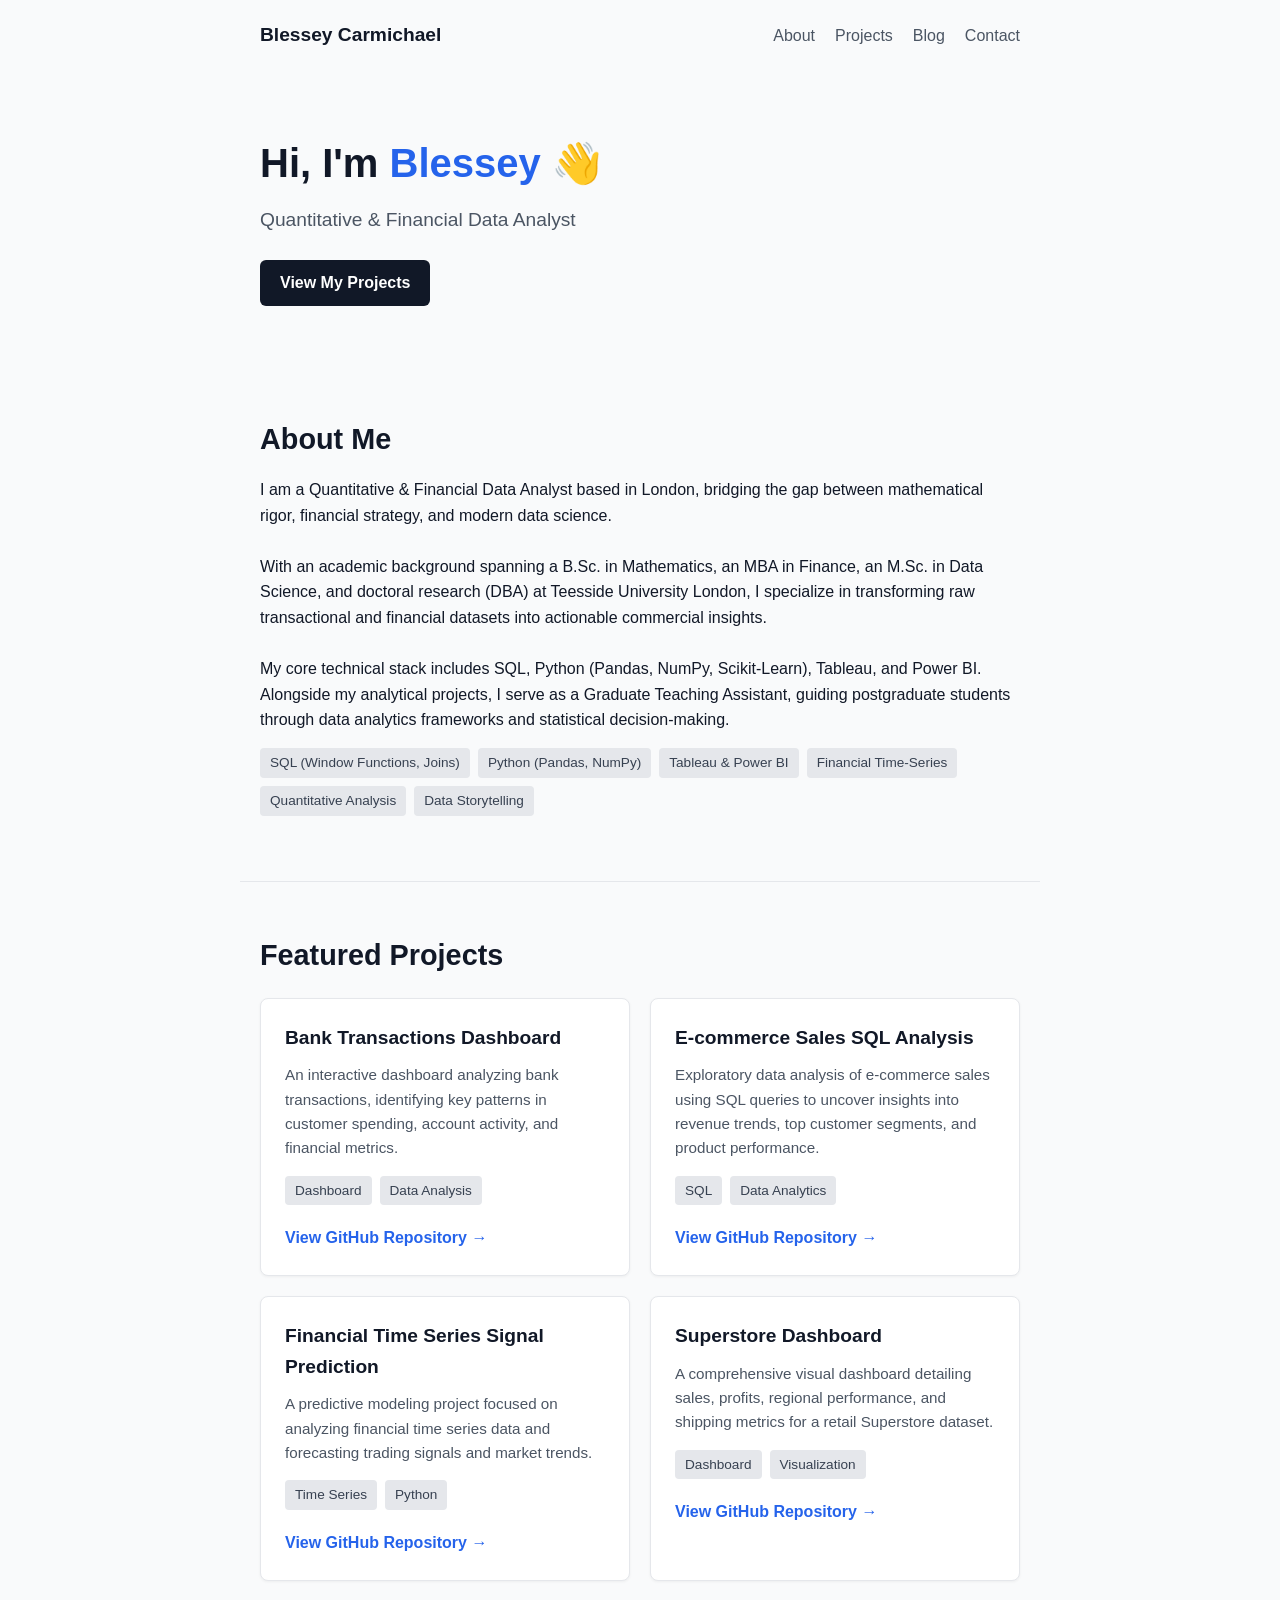
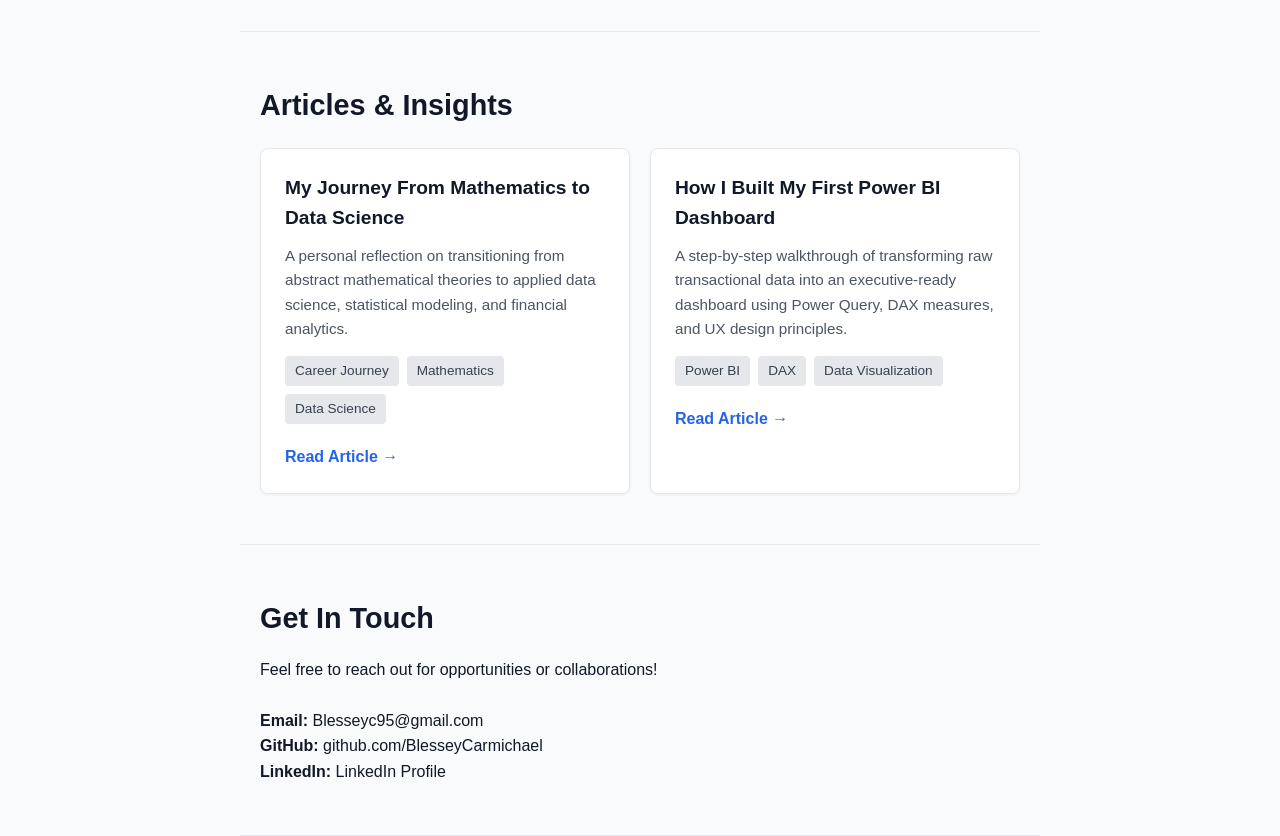
<file: index.html>
<!DOCTYPE html>
<html lang="en">
<head>
  <meta charset="UTF-8">
  <meta name="viewport" content="width=device-width, initial-scale=1.0">
  <title>Blessey Carmichael | Portfolio</title>
  
  <!-- Links your CSS file to style the webpage -->
  <link rel="stylesheet" href="style.css">
</head>
<body>

  <!-- Navigation Bar -->
  <nav class="navbar">
    <div class="logo">Blessey Carmichael</div>
    <ul class="nav-links">
      <li><a href="#about">About</a></li>
      <li><a href="#projects">Projects</a></li>
      <li><a href="#blog">Blog</a></li>
      <li><a href="#contact">Contact</a></li>
    </ul>
  </nav>

  <!-- Hero Section -->
  <header class="hero">
    <h1>Hi, I'm <span class="highlight">Blessey</span> 👋</h1>
    <p class="subtitle">Quantitative & Financial Data Analyst</p>
    <a href="#projects" class="btn">View My Projects</a>
  </header>

  <!-- About Me Section -->
  <section id="about" class="section">
    <h2>About Me</h2>
    <p>
      I am a Quantitative & Financial Data Analyst based in London, bridging the gap between mathematical rigor, financial strategy, and modern data science.
    </p>
    <br>
    <p>
      With an academic background spanning a B.Sc. in Mathematics, an MBA in Finance, an M.Sc. in Data Science, and doctoral research (DBA) at Teesside University London, I specialize in transforming raw transactional and financial datasets into actionable commercial insights.
    </p>
    <br>
    <p>
      My core technical stack includes SQL, Python (Pandas, NumPy, Scikit-Learn), Tableau, and Power BI. Alongside my analytical projects, I serve as a Graduate Teaching Assistant, guiding postgraduate students through data analytics frameworks and statistical decision-making.
    </p>

    <div class="skills">
      <span class="tag">SQL (Window Functions, Joins)</span>
      <span class="tag">Python (Pandas, NumPy)</span>
      <span class="tag">Tableau & Power BI</span>
      <span class="tag">Financial Time-Series</span>
      <span class="tag">Quantitative Analysis</span>
      <span class="tag">Data Storytelling</span>
    </div>
  </section>

  <!-- Projects Section -->
  <section id="projects" class="section">
    <h2>Featured Projects</h2>
    <div class="projects-grid">
      
      <!-- Project 1 -->
      <div class="card">
        <h3>Bank Transactions Dashboard</h3>
        <p>An interactive dashboard analyzing bank transactions, identifying key patterns in customer spending, account activity, and financial metrics.</p>
        <div class="card-tags">
          <span>Dashboard</span>
          <span>Data Analysis</span>
        </div>
        <a href="https://github.com/BlesseyCarmichael/bank-transactions-dashboard" class="card-link" target="_blank">View GitHub Repository →</a>
      </div>

      <!-- Project 2 -->
      <div class="card">
        <h3>E-commerce Sales SQL Analysis</h3>
        <p>Exploratory data analysis of e-commerce sales using SQL queries to uncover insights into revenue trends, top customer segments, and product performance.</p>
        <div class="card-tags">
          <span>SQL</span>
          <span>Data Analytics</span>
        </div>
        <a href="https://github.com/BlesseyCarmichael/ecommerce-sales-sql-analysis" class="card-link" target="_blank">View GitHub Repository →</a>
      </div>

      <!-- Project 3 -->
      <div class="card">
        <h3>Financial Time Series Signal Prediction</h3>
        <p>A predictive modeling project focused on analyzing financial time series data and forecasting trading signals and market trends.</p>
        <div class="card-tags">
          <span>Time Series</span>
          <span>Python</span>
        </div>
        <a href="https://github.com/BlesseyCarmichael/financial-time-series-signal-prediction" class="card-link" target="_blank">View GitHub Repository →</a>
      </div>

      <!-- Project 4 -->
      <div class="card">
        <h3>Superstore Dashboard</h3>
        <p>A comprehensive visual dashboard detailing sales, profits, regional performance, and shipping metrics for a retail Superstore dataset.</p>
        <div class="card-tags">
          <span>Dashboard</span>
          <span>Visualization</span>
        </div>
        <a href="https://github.com/BlesseyCarmichael/Superstore_dashboard" class="card-link" target="_blank">View GitHub Repository →</a>
      </div>

    </div>
  </section>

  <!-- Blog Section -->
  <section id="blog" class="section">
    <h2>Articles & Insights</h2>
    <div class="projects-grid">

      <!-- Blog Post 1 -->
      <div class="card">
        <h3>My Journey From Mathematics to Data Science</h3>
        <p>A personal reflection on transitioning from abstract mathematical theories to applied data science, statistical modeling, and financial analytics.</p>
        <div class="card-tags">
          <span>Career Journey</span>
          <span>Mathematics</span>
          <span>Data Science</span>
        </div>
        <a href="blogs/math-to-data-science.html" class="card-link">Read Article →</a>
      </div>

      <!-- Blog Post 2 -->
      <div class="card">
        <h3>How I Built My First Power BI Dashboard</h3>
        <p>A step-by-step walkthrough of transforming raw transactional data into an executive-ready dashboard using Power Query, DAX measures, and UX design principles.</p>
        <div class="card-tags">
          <span>Power BI</span>
          <span>DAX</span>
          <span>Data Visualization</span>
        </div>
        <a href="blogs/first-powerbi-dashboard.html" class="card-link">Read Article →</a>
      </div>

    </div>
  </section>

  <!-- Contact Section -->
  <section id="contact" class="section">
    <h2>Get In Touch</h2>
    <p>Feel free to reach out for opportunities or collaborations!</p>
    <br>
    <p><strong>Email:</strong> <a href="mailto:Blesseyc95@gmail.com">Blesseyc95@gmail.com</a></p>
    <p><strong>GitHub:</strong> <a href="https://github.com/BlesseyCarmichael" target="_blank">github.com/BlesseyCarmichael</a></p>
    <p><strong>LinkedIn:</strong> <a href="https://linkedin.com/in/blessey-carmichael-prabu-doss" target="_blank">LinkedIn Profile</a></p>
  </section>

</body>
</html>
</file>
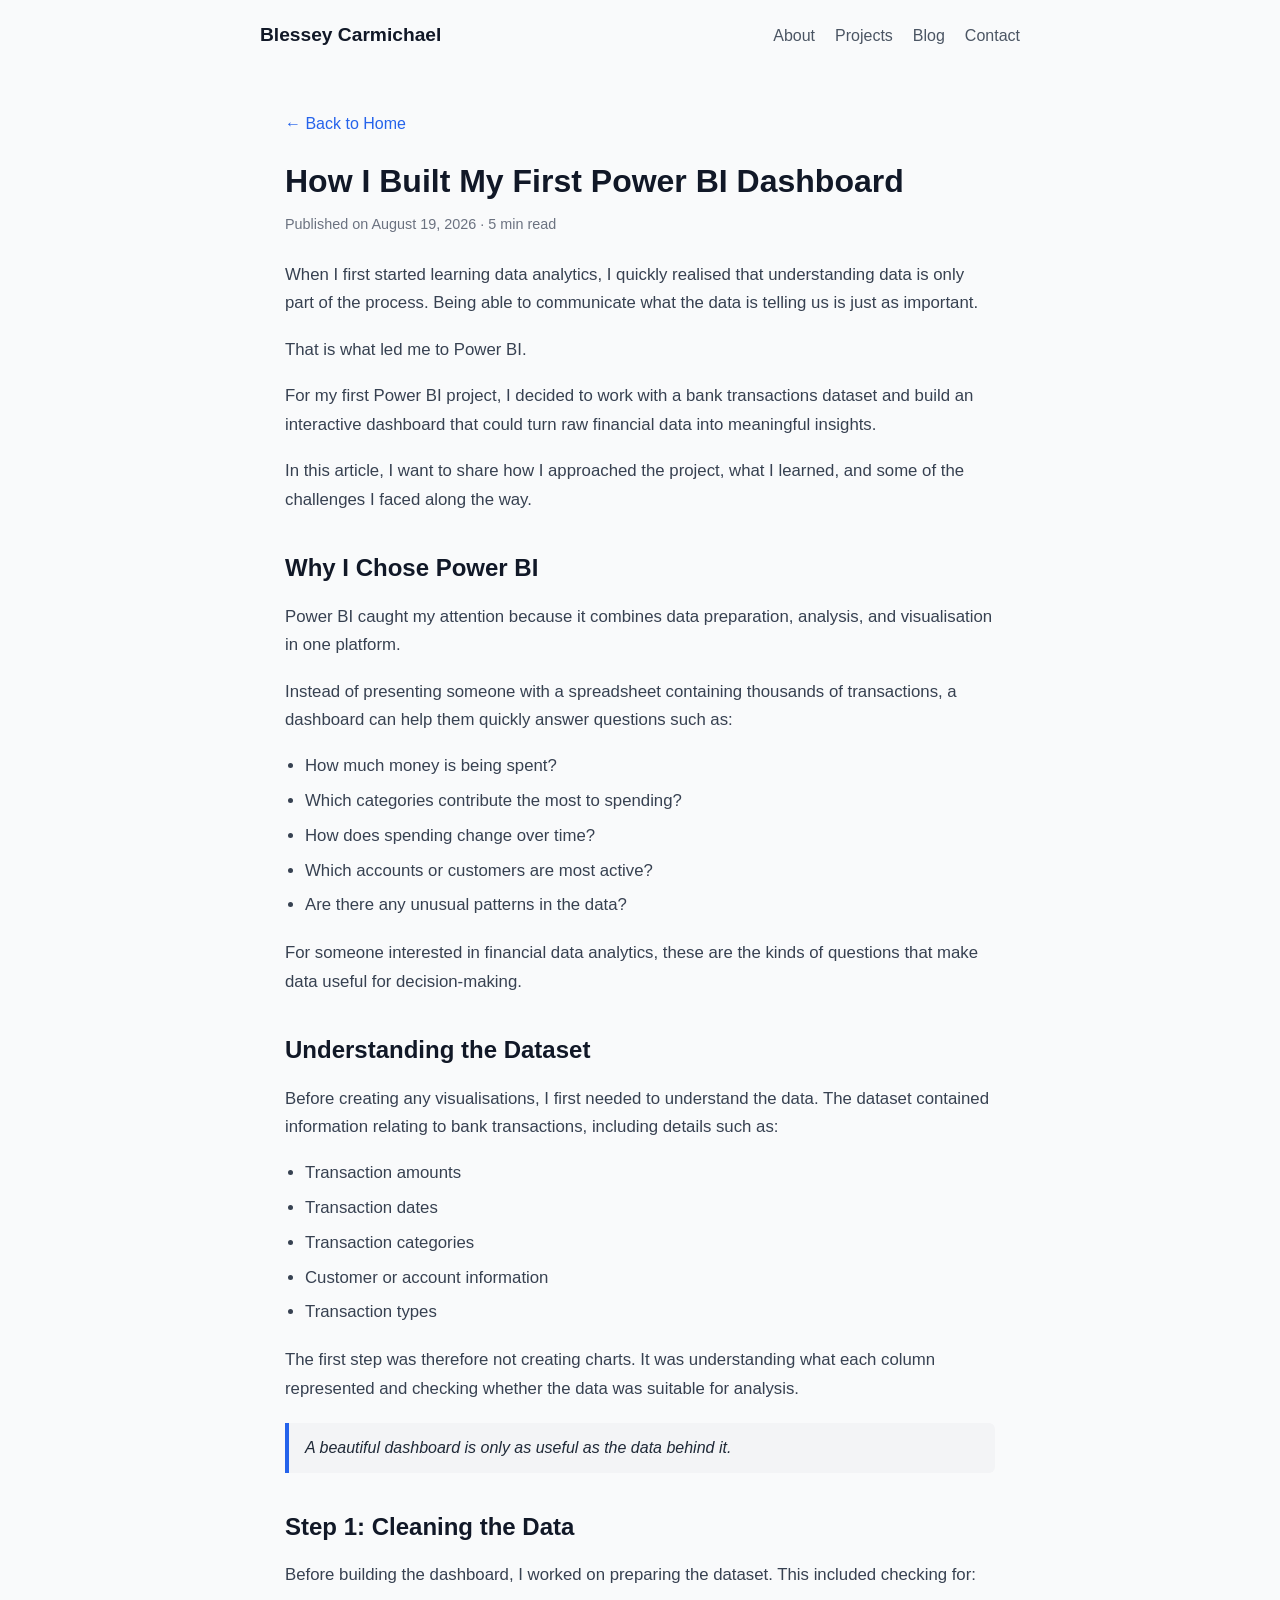
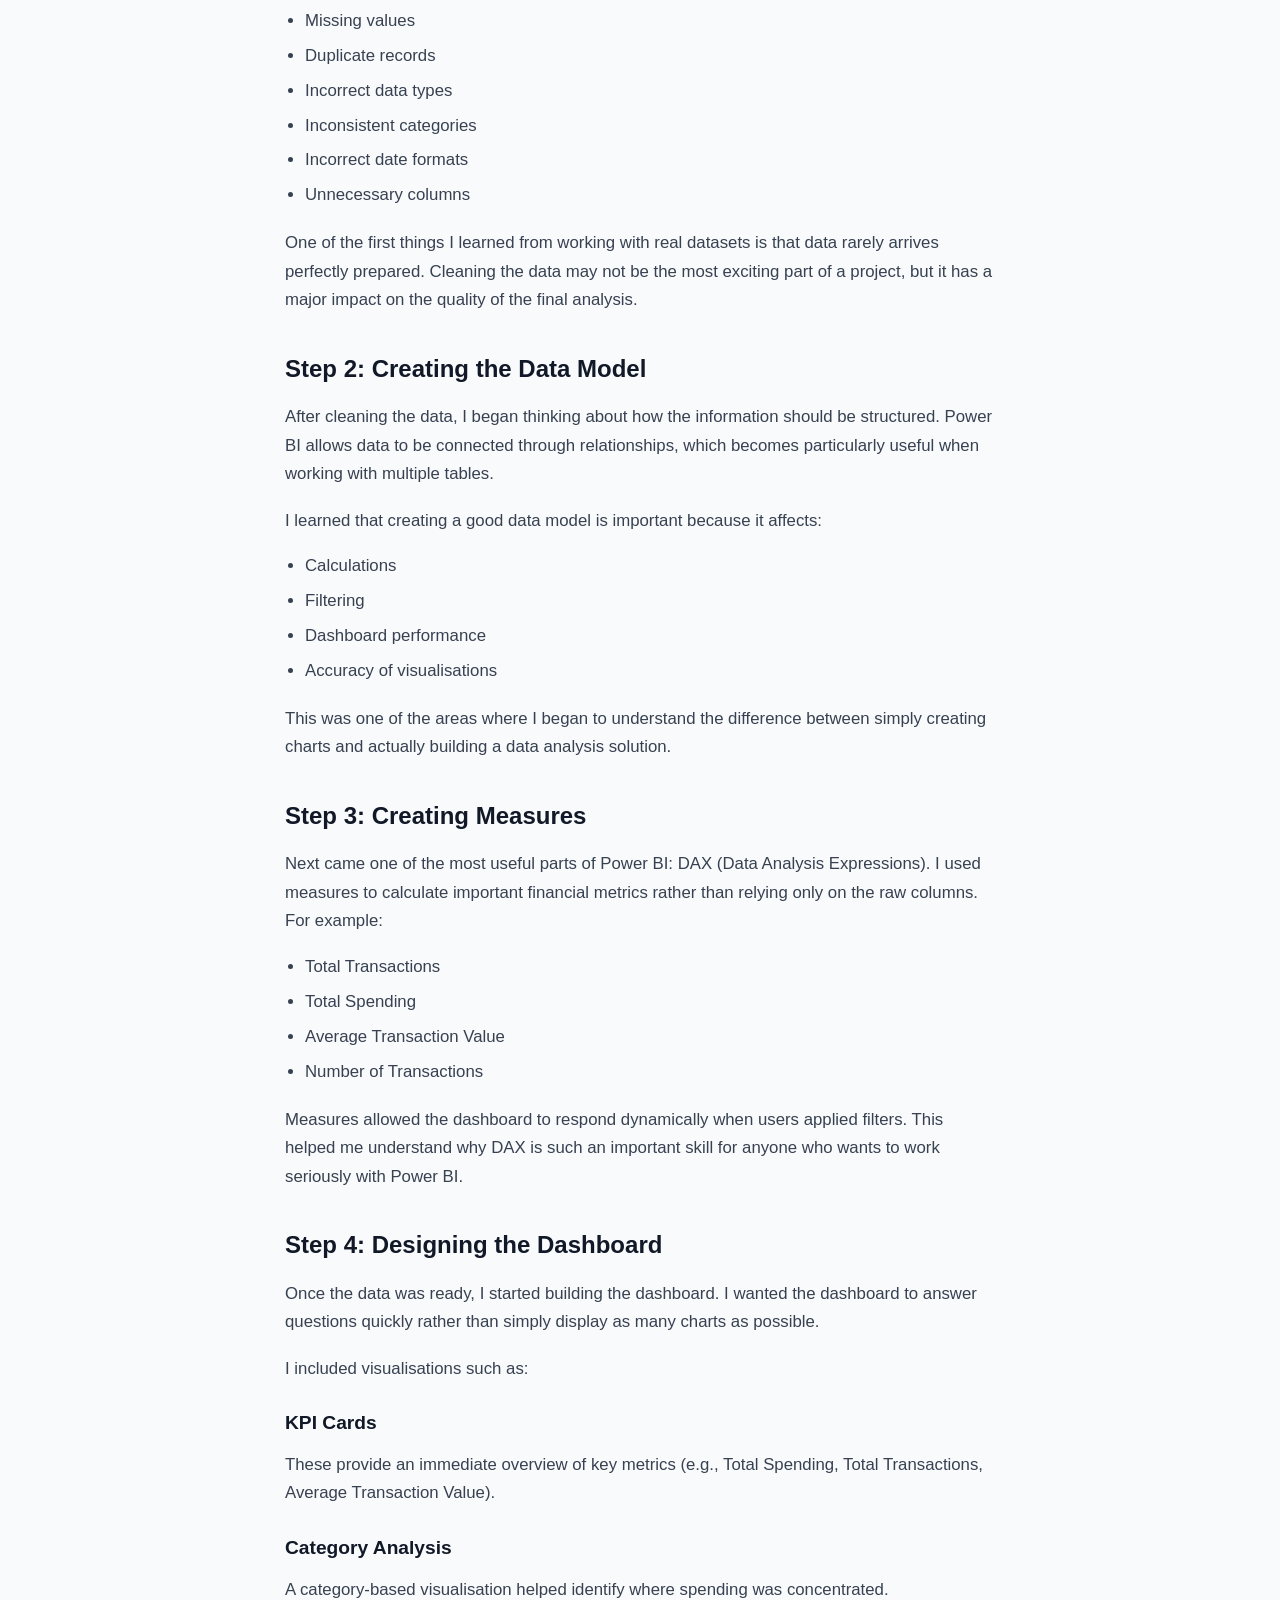
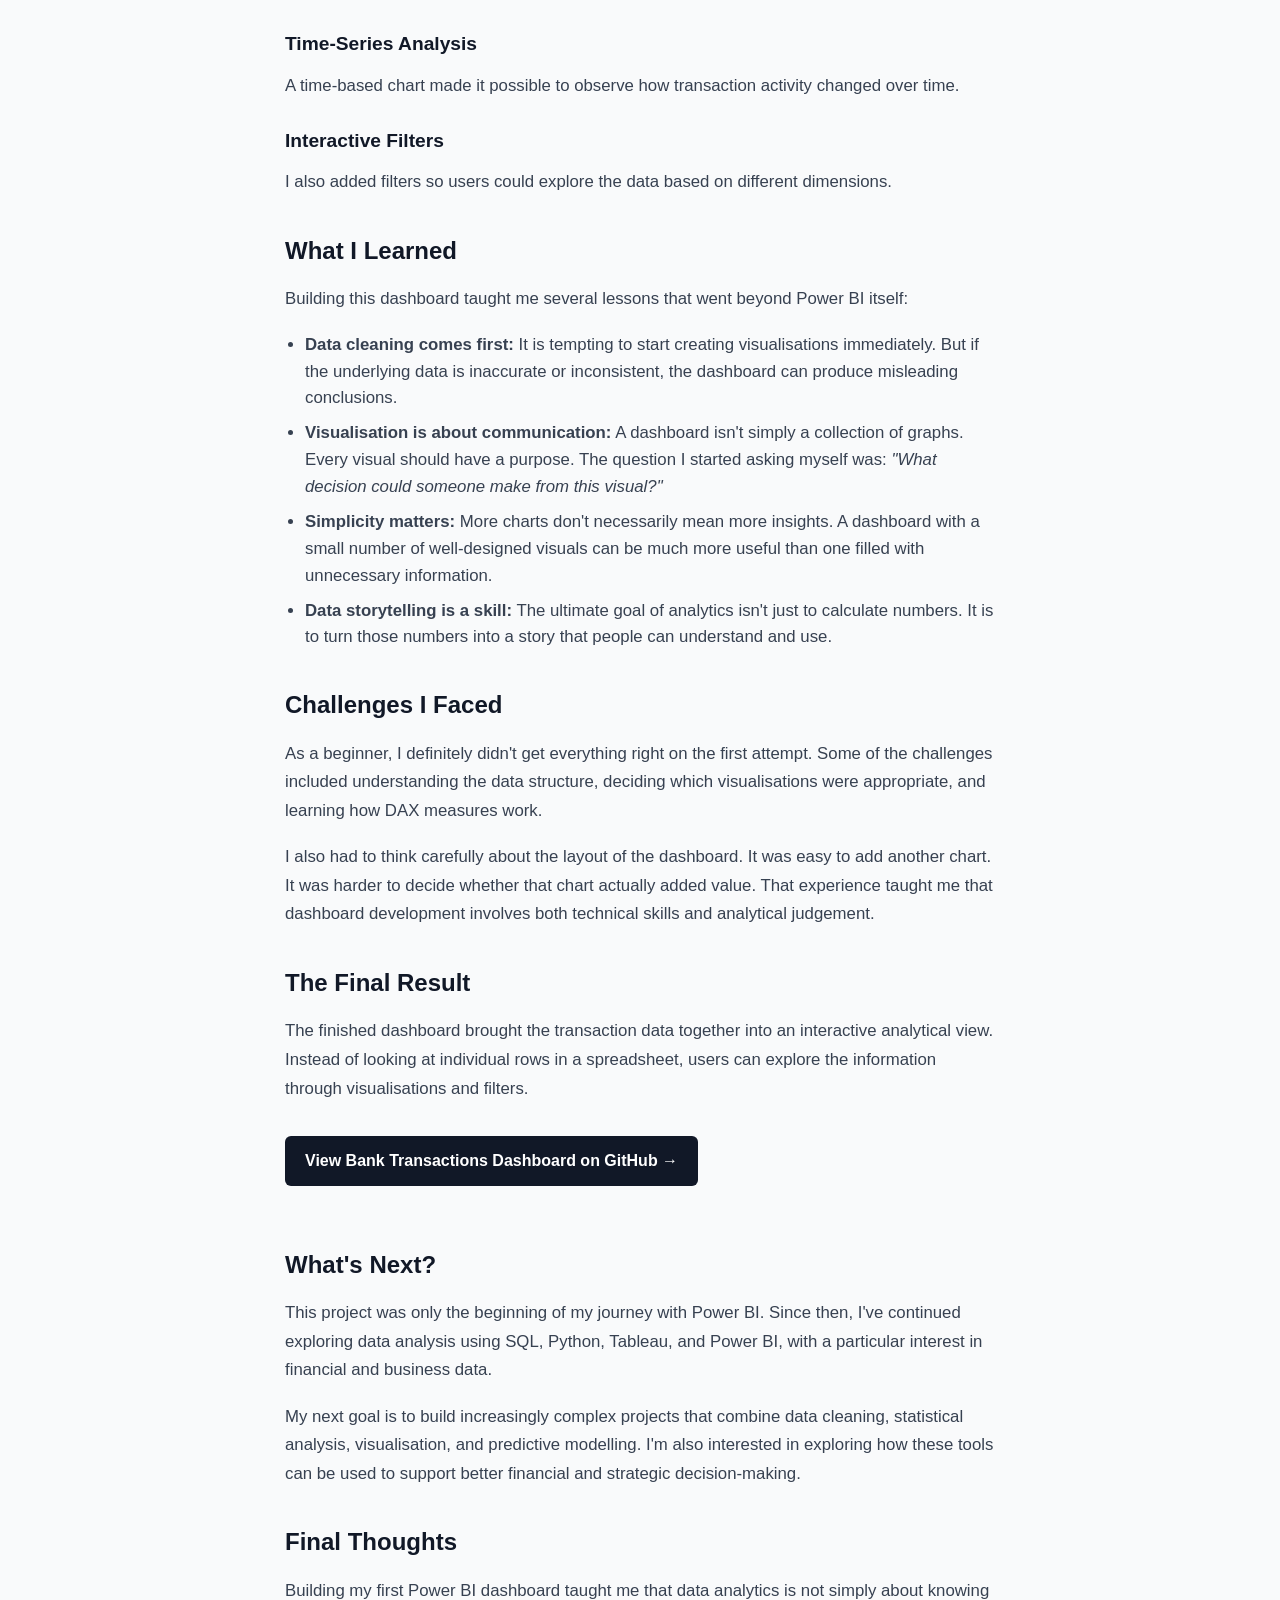
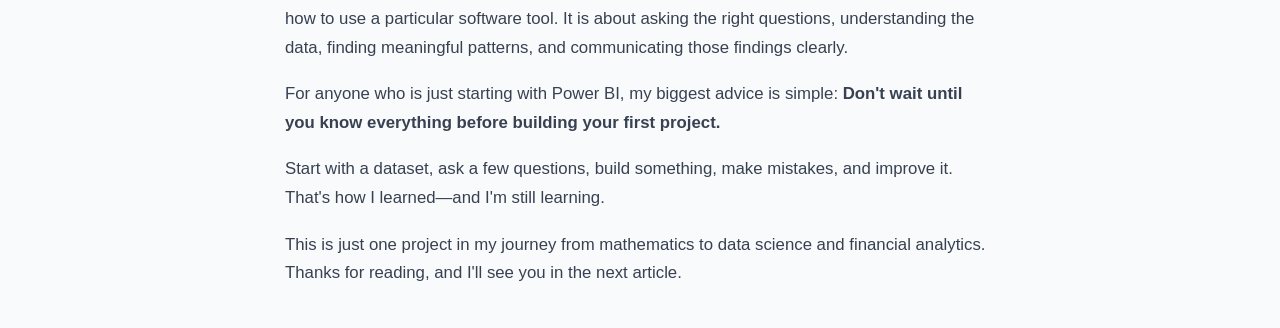
<file: blogs/first-powerbi-dashboard.html>
<!DOCTYPE html>
<html lang="en">
<head>
  <meta charset="UTF-8">
  <meta name="viewport" content="width=device-width, initial-scale=1.0">
  <title>How I Built My First Power BI Dashboard | Blessey Carmichael</title>
  <link rel="stylesheet" href="../style.css">
  <style>
    .blog-container {
      max-width: 750px;
      margin: 40px auto;
      padding: 0 20px;
    }
    .blog-date {
      color: #6b7280;
      font-size: 0.9rem;
      margin-top: 5px;
      margin-bottom: 25px;
    }
    .back-link {
      display: inline-block;
      margin-bottom: 20px;
      color: #2563eb;
      font-weight: 500;
    }
    .blog-content p {
      margin-bottom: 18px;
      font-size: 1.05rem;
      color: #374151;
      line-height: 1.7;
    }
    .blog-content h2 {
      margin-top: 35px;
      margin-bottom: 15px;
      color: #111827;
      font-size: 1.5rem;
    }
    .blog-content h3 {
      margin-top: 25px;
      margin-bottom: 12px;
      color: #111827;
      font-size: 1.2rem;
    }
    .blog-content ul {
      margin-bottom: 20px;
      padding-left: 20px;
      color: #374151;
    }
    .blog-content li {
      margin-bottom: 8px;
      font-size: 1.05rem;
      line-height: 1.6;
    }
    .blog-content blockquote {
      border-left: 4px solid #2563eb;
      padding-left: 15px;
      margin: 20px 0;
      font-style: italic;
      color: #1f2937;
      background-color: #f3f4f6;
      padding: 12px 16px;
      border-radius: 0 6px 6px 0;
    }
    .btn-github {
      display: inline-block;
      background-color: #111827;
      color: #ffffff;
      padding: 12px 20px;
      border-radius: 6px;
      font-weight: 600;
      margin: 15px 0 25px 0;
    }
    .btn-github:hover {
      background-color: #374151;
      color: #ffffff;
    }
  </style>
</head>
<body>

  <!-- Navigation Bar -->
  <nav class="navbar">
    <div class="logo"><a href="../index.html">Blessey Carmichael</a></div>
    <ul class="nav-links">
      <li><a href="../index.html#about">About</a></li>
      <li><a href="../index.html#projects">Projects</a></li>
      <li><a href="../index.html#blog">Blog</a></li>
      <li><a href="../index.html#contact">Contact</a></li>
    </ul>
  </nav>

  <!-- Blog Article Section -->
  <main class="blog-container">
    <a href="../index.html#blog" class="back-link">← Back to Home</a>
    
    <h1>How I Built My First Power BI Dashboard</h1>
    <p class="blog-date">Published on August 19, 2026 · 5 min read</p>

    <article class="blog-content">
      <p>
        When I first started learning data analytics, I quickly realised that understanding data is only part of the process. Being able to communicate what the data is telling us is just as important.
      </p>
      <p>
        That is what led me to Power BI.
      </p>
      <p>
        For my first Power BI project, I decided to work with a bank transactions dataset and build an interactive dashboard that could turn raw financial data into meaningful insights.
      </p>
      <p>
        In this article, I want to share how I approached the project, what I learned, and some of the challenges I faced along the way.
      </p>

      <h2>Why I Chose Power BI</h2>
      <p>
        Power BI caught my attention because it combines data preparation, analysis, and visualisation in one platform.
      </p>
      <p>
        Instead of presenting someone with a spreadsheet containing thousands of transactions, a dashboard can help them quickly answer questions such as:
      </p>
      <ul>
        <li>How much money is being spent?</li>
        <li>Which categories contribute the most to spending?</li>
        <li>How does spending change over time?</li>
        <li>Which accounts or customers are most active?</li>
        <li>Are there any unusual patterns in the data?</li>
      </ul>
      <p>
        For someone interested in financial data analytics, these are the kinds of questions that make data useful for decision-making.
      </p>

      <h2>Understanding the Dataset</h2>
      <p>
        Before creating any visualisations, I first needed to understand the data. The dataset contained information relating to bank transactions, including details such as:
      </p>
      <ul>
        <li>Transaction amounts</li>
        <li>Transaction dates</li>
        <li>Transaction categories</li>
        <li>Customer or account information</li>
        <li>Transaction types</li>
      </ul>
      <p>
        The first step was therefore not creating charts. It was understanding what each column represented and checking whether the data was suitable for analysis.
      </p>
      
      <blockquote>
        A beautiful dashboard is only as useful as the data behind it.
      </blockquote>

      <h2>Step 1: Cleaning the Data</h2>
      <p>
        Before building the dashboard, I worked on preparing the dataset. This included checking for:
      </p>
      <ul>
        <li>Missing values</li>
        <li>Duplicate records</li>
        <li>Incorrect data types</li>
        <li>Inconsistent categories</li>
        <li>Incorrect date formats</li>
        <li>Unnecessary columns</li>
      </ul>
      <p>
        One of the first things I learned from working with real datasets is that data rarely arrives perfectly prepared. Cleaning the data may not be the most exciting part of a project, but it has a major impact on the quality of the final analysis.
      </p>

      <h2>Step 2: Creating the Data Model</h2>
      <p>
        After cleaning the data, I began thinking about how the information should be structured. Power BI allows data to be connected through relationships, which becomes particularly useful when working with multiple tables.
      </p>
      <p>
        I learned that creating a good data model is important because it affects:
      </p>
      <ul>
        <li>Calculations</li>
        <li>Filtering</li>
        <li>Dashboard performance</li>
        <li>Accuracy of visualisations</li>
      </ul>
      <p>
        This was one of the areas where I began to understand the difference between simply creating charts and actually building a data analysis solution.
      </p>

      <h2>Step 3: Creating Measures</h2>
      <p>
        Next came one of the most useful parts of Power BI: DAX (Data Analysis Expressions). I used measures to calculate important financial metrics rather than relying only on the raw columns. For example:
      </p>
      <ul>
        <li>Total Transactions</li>
        <li>Total Spending</li>
        <li>Average Transaction Value</li>
        <li>Number of Transactions</li>
      </ul>
      <p>
        Measures allowed the dashboard to respond dynamically when users applied filters. This helped me understand why DAX is such an important skill for anyone who wants to work seriously with Power BI.
      </p>

      <h2>Step 4: Designing the Dashboard</h2>
      <p>
        Once the data was ready, I started building the dashboard. I wanted the dashboard to answer questions quickly rather than simply display as many charts as possible.
      </p>
      <p>I included visualisations such as:</p>
      
      <h3>KPI Cards</h3>
      <p>These provide an immediate overview of key metrics (e.g., Total Spending, Total Transactions, Average Transaction Value).</p>

      <h3>Category Analysis</h3>
      <p>A category-based visualisation helped identify where spending was concentrated.</p>

      <h3>Time-Series Analysis</h3>
      <p>A time-based chart made it possible to observe how transaction activity changed over time.</p>

      <h3>Interactive Filters</h3>
      <p>I also added filters so users could explore the data based on different dimensions.</p>

      <h2>What I Learned</h2>
      <p>Building this dashboard taught me several lessons that went beyond Power BI itself:</p>
      <ul>
        <li><strong>Data cleaning comes first:</strong> It is tempting to start creating visualisations immediately. But if the underlying data is inaccurate or inconsistent, the dashboard can produce misleading conclusions.</li>
        <li><strong>Visualisation is about communication:</strong> A dashboard isn't simply a collection of graphs. Every visual should have a purpose. The question I started asking myself was: <em>"What decision could someone make from this visual?"</em></li>
        <li><strong>Simplicity matters:</strong> More charts don't necessarily mean more insights. A dashboard with a small number of well-designed visuals can be much more useful than one filled with unnecessary information.</li>
        <li><strong>Data storytelling is a skill:</strong> The ultimate goal of analytics isn't just to calculate numbers. It is to turn those numbers into a story that people can understand and use.</li>
      </ul>

      <h2>Challenges I Faced</h2>
      <p>
        As a beginner, I definitely didn't get everything right on the first attempt. Some of the challenges included understanding the data structure, deciding which visualisations were appropriate, and learning how DAX measures work.
      </p>
      <p>
        I also had to think carefully about the layout of the dashboard. It was easy to add another chart. It was harder to decide whether that chart actually added value. That experience taught me that dashboard development involves both technical skills and analytical judgement.
      </p>

      <h2>The Final Result</h2>
      <p>
        The finished dashboard brought the transaction data together into an interactive analytical view. Instead of looking at individual rows in a spreadsheet, users can explore the information through visualisations and filters.
      </p>
      
      <a href="https://github.com/BlesseyCarmichael/bank-transactions-dashboard" class="btn-github" target="_blank">View Bank Transactions Dashboard on GitHub →</a>

      <h2>What's Next?</h2>
      <p>
        This project was only the beginning of my journey with Power BI. Since then, I've continued exploring data analysis using SQL, Python, Tableau, and Power BI, with a particular interest in financial and business data.
      </p>
      <p>
        My next goal is to build increasingly complex projects that combine data cleaning, statistical analysis, visualisation, and predictive modelling. I'm also interested in exploring how these tools can be used to support better financial and strategic decision-making.
      </p>

      <h2>Final Thoughts</h2>
      <p>
        Building my first Power BI dashboard taught me that data analytics is not simply about knowing how to use a particular software tool. It is about asking the right questions, understanding the data, finding meaningful patterns, and communicating those findings clearly.
      </p>
      <p>
        For anyone who is just starting with Power BI, my biggest advice is simple: <strong>Don't wait until you know everything before building your first project.</strong>
      </p>
      <p>
        Start with a dataset, ask a few questions, build something, make mistakes, and improve it. That's how I learned—and I'm still learning.
      </p>
      <p>
        This is just one project in my journey from mathematics to data science and financial analytics. Thanks for reading, and I'll see you in the next article.
      </p>
    </article>
  </main>

</body>
</html>
</file>
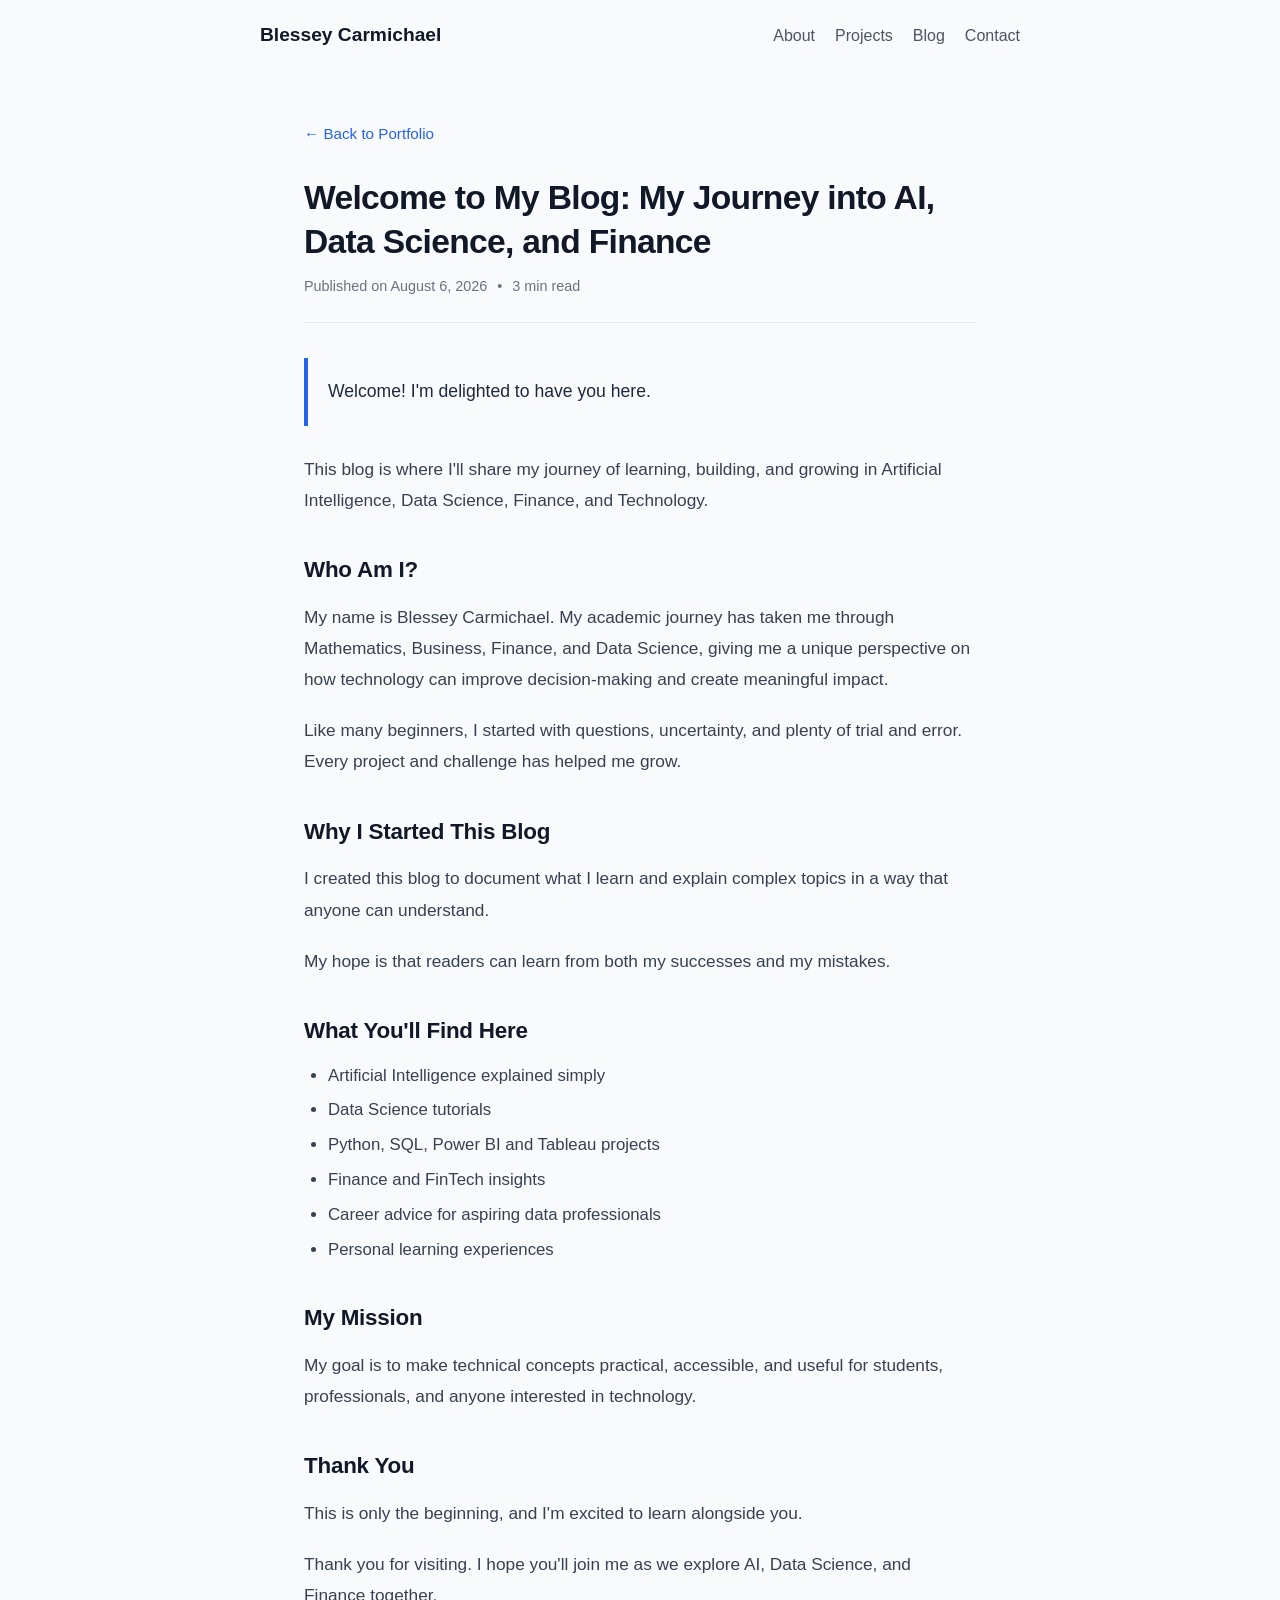
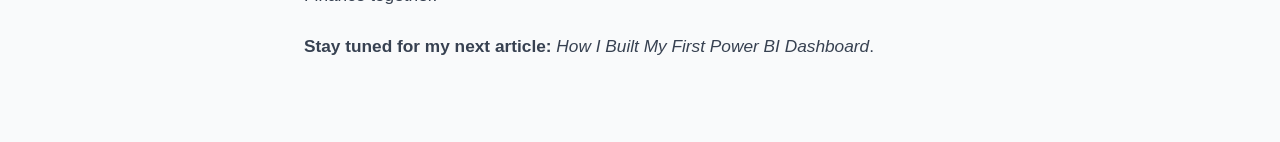
<file: blogs/math-to-data-science.html>
<!DOCTYPE html>
<html lang="en">
<head>
  <meta charset="UTF-8">
  <meta name="viewport" content="width=device-width, initial-scale=1.0">
  <title>Welcome to My Blog: My Journey into AI, Data Science, and Finance | Blessey Carmichael</title>
  <link rel="stylesheet" href="../style.css">
  <style>
    /* Reader Layout & Clean Typography */
    .blog-container {
      max-width: 720px;
      margin: 50px auto 80px auto;
      padding: 0 24px;
      font-family: -apple-system, BlinkMacSystemFont, "Segoe UI", Roboto, Helvetica, Arial, sans-serif;
    }
    
    .back-link {
      display: inline-flex;
      align-items: center;
      margin-bottom: 30px;
      color: #2563eb;
      font-weight: 500;
      font-size: 0.95rem;
      text-decoration: none;
      transition: color 0.2s ease;
    }
    .back-link:hover {
      color: #1d4ed8;
      text-decoration: underline;
    }

    .article-header {
      margin-bottom: 35px;
      border-bottom: 1px solid #e5e7eb;
      padding-bottom: 24px;
    }

    .article-header h1 {
      font-size: 2.1rem;
      line-height: 1.3;
      color: #111827;
      font-weight: 700;
      letter-spacing: -0.02em;
      margin-bottom: 12px;
    }

    .meta-info {
      display: flex;
      gap: 10px;
      align-items: center;
      color: #6b7280;
      font-size: 0.9rem;
    }

    .blog-content p {
      margin-bottom: 20px;
      font-size: 1.08rem;
      color: #374151;
      line-height: 1.8;
      word-break: break-word;
    }

    .blog-content h2 {
      margin-top: 36px;
      margin-bottom: 14px;
      color: #111827;
      font-size: 1.4rem;
      font-weight: 600;
      letter-spacing: -0.01em;
    }

    .blog-content ul {
      margin-bottom: 24px;
      padding-left: 24px;
      color: #374151;
    }

    .blog-content li {
      margin-bottom: 8px;
      font-size: 1.05rem;
      line-height: 1.6;
    }

    /* Highlight Box */
    .welcome-card {
      background-color: #f8fafc;
      border-left: 4px solid #2563eb;
      padding: 18px 20px;
      margin-bottom: 28px;
      border-radius: 0 8px 8px 0;
    }
    
    .welcome-card p {
      margin: 0;
      font-size: 1.1rem;
      color: #1e293b;
      font-weight: 500;
    }

    /* Mobile Responsiveness */
    @media (max-width: 640px) {
      .article-header h1 {
        font-size: 1.7rem;
      }
      .blog-container {
        margin-top: 24px;
      }
    }
  </style>
</head>
<body>

  <!-- Navigation Bar -->
  <nav class="navbar">
    <div class="logo"><a href="../index.html">Blessey Carmichael</a></div>
    <ul class="nav-links">
      <li><a href="../index.html#about">About</a></li>
      <li><a href="../index.html#projects">Projects</a></li>
      <li><a href="../index.html#blog">Blog</a></li>
      <li><a href="../index.html#contact">Contact</a></li>
    </ul>
  </nav>

  <!-- Blog Container -->
  <main class="blog-container">
    <a href="../index.html#blog" class="back-link">← Back to Portfolio</a>
    
    <header class="article-header">
      <h1>Welcome to My Blog: My Journey into AI, Data Science, and Finance</h1>
      <div class="meta-info">
        <span>Published on August 6, 2026</span>
        <span>•</span>
        <span>3 min read</span>
      </div>
    </header>

    <article class="blog-content">
      
      <div class="welcome-card">
        <p>Welcome! I'm delighted to have you here.</p>
      </div>

      <p>
        This blog is where I'll share my journey of learning, building, and growing in Artificial Intelligence, Data Science, Finance, and Technology.
      </p>

      <h2>Who Am I?</h2>
      <p>
        My name is Blessey Carmichael. My academic journey has taken me through Mathematics, Business, Finance, and Data Science, giving me a unique perspective on how technology can improve decision-making and create meaningful impact.
      </p>
      <p>
        Like many beginners, I started with questions, uncertainty, and plenty of trial and error. Every project and challenge has helped me grow.
      </p>

      <h2>Why I Started This Blog</h2>
      <p>
        I created this blog to document what I learn and explain complex topics in a way that anyone can understand.
      </p>
      <p>
        My hope is that readers can learn from both my successes and my mistakes.
      </p>

      <h2>What You'll Find Here</h2>
      <ul>
        <li>Artificial Intelligence explained simply</li>
        <li>Data Science tutorials</li>
        <li>Python, SQL, Power BI and Tableau projects</li>
        <li>Finance and FinTech insights</li>
        <li>Career advice for aspiring data professionals</li>
        <li>Personal learning experiences</li>
      </ul>

      <h2>My Mission</h2>
      <p>
        My goal is to make technical concepts practical, accessible, and useful for students, professionals, and anyone interested in technology.
      </p>

      <h2>Thank You</h2>
      <p>
        This is only the beginning, and I'm excited to learn alongside you.
      </p>
      <p>
        Thank you for visiting. I hope you'll join me as we explore AI, Data Science, and Finance together.
      </p>
      <p>
        <strong>Stay tuned for my next article:</strong> <em>How I Built My First Power BI Dashboard</em>.
      </p>

    </article>
  </main>

</body>
</html>
</file>
<file: style.css>
/* Reset default spacing */
* {
  margin: 0;
  padding: 0;
  box-sizing: border-box;
}

/* Page font & background colors */
body {
  font-family: -apple-system, BlinkMacSystemFont, "Segoe UI", Roboto, Helvetica, Arial, sans-serif;
  color: #111827;
  background-color: #f9fafb;
  line-height: 1.6;
}

/* Links */
a {
  text-decoration: none;
  color: inherit;
}

/* Sections alignment */
.section {
  max-width: 800px;
  margin: 0 auto;
  padding: 50px 20px;
  border-bottom: 1px solid #e5e7eb;
}

h2 {
  font-size: 1.8rem;
  margin-bottom: 15px;
  color: #111827;
}

/* Navigation Bar */
.navbar {
  max-width: 800px;
  margin: 0 auto;
  padding: 20px;
  display: flex;
  justify-content: space-between;
  align-items: center;
}

.logo {
  font-weight: 700;
  font-size: 1.2rem;
}

.nav-links {
  display: flex;
  list-style: none;
  gap: 20px;
}

.nav-links a {
  color: #4b5563;
  font-weight: 500;
}

.nav-links a:hover {
  color: #2563eb;
}

/* Hero Section */
.hero {
  max-width: 800px;
  margin: 0 auto;
  padding: 60px 20px;
}

.hero h1 {
  font-size: 2.5rem;
  margin-bottom: 10px;
}

.highlight {
  color: #2563eb; /* Professional Blue */
}

.subtitle {
  font-size: 1.2rem;
  color: #4b5563;
  margin-bottom: 25px;
}

/* Buttons */
.btn {
  display: inline-block;
  background-color: #111827;
  color: #ffffff;
  padding: 10px 20px;
  border-radius: 6px;
  font-weight: 600;
}

.btn:hover {
  background-color: #374151;
}

/* Skill Tags */
.skills, .card-tags {
  display: flex;
  flex-wrap: wrap;
  gap: 8px;
  margin-top: 15px;
  margin-bottom: 15px;
}

.tag, .card-tags span {
  background-color: #e5e7eb;
  color: #374151;
  padding: 4px 10px;
  border-radius: 4px;
  font-size: 0.85rem;
  font-weight: 500;
}

/* Project Cards Layout */
.projects-grid {
  display: grid;
  grid-template-columns: repeat(auto-fit, minmax(300px, 1fr));
  gap: 20px;
  margin-top: 20px;
}

.card {
  background-color: #ffffff;
  border: 1px solid #e5e7eb;
  padding: 24px;
  border-radius: 8px;
  box-shadow: 0 1px 3px rgba(0,0,0,0.05);
}

.card h3 {
  margin-bottom: 10px;
  font-size: 1.2rem;
}

.card p {
  color: #4b5563;
  font-size: 0.95rem;
  margin-bottom: 15px;
}

.card-link {
  color: #2563eb;
  font-weight: 600;
  display: inline-block;
  margin-top: 5px;
}
</file>
